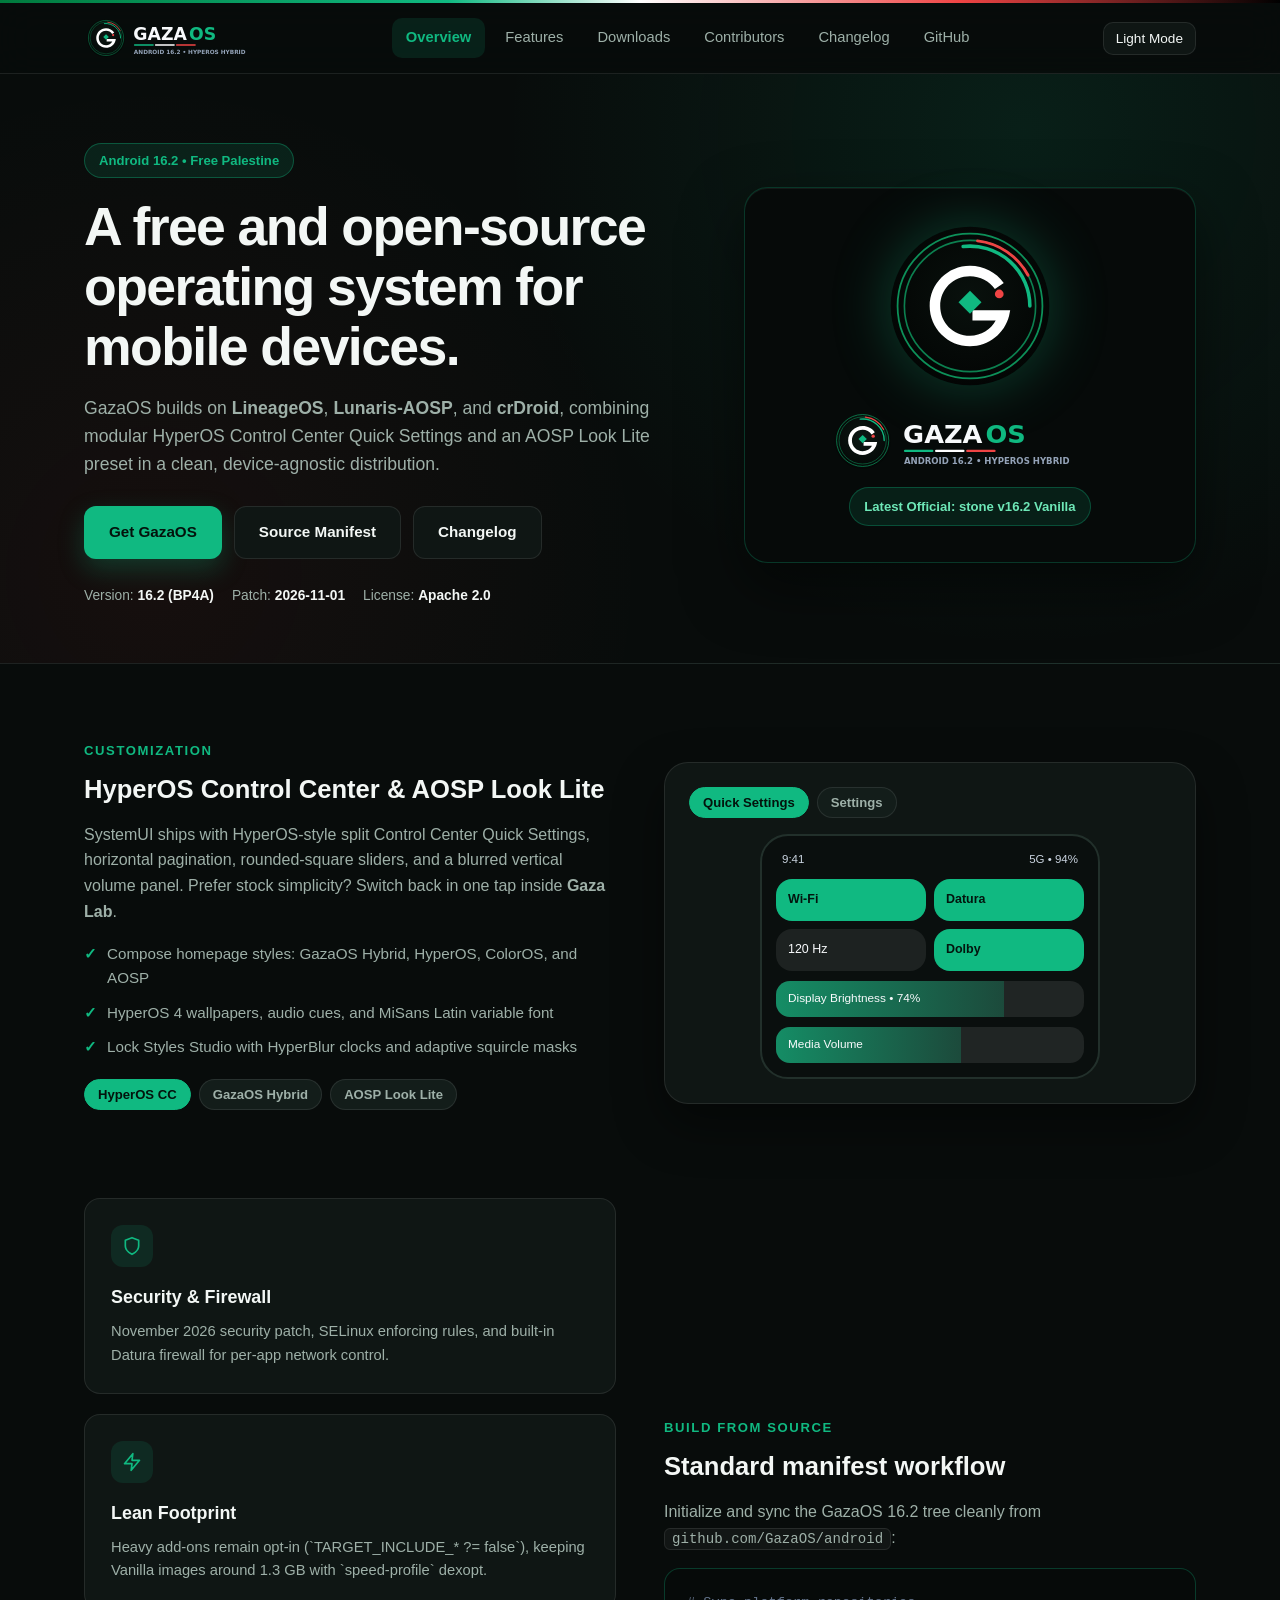
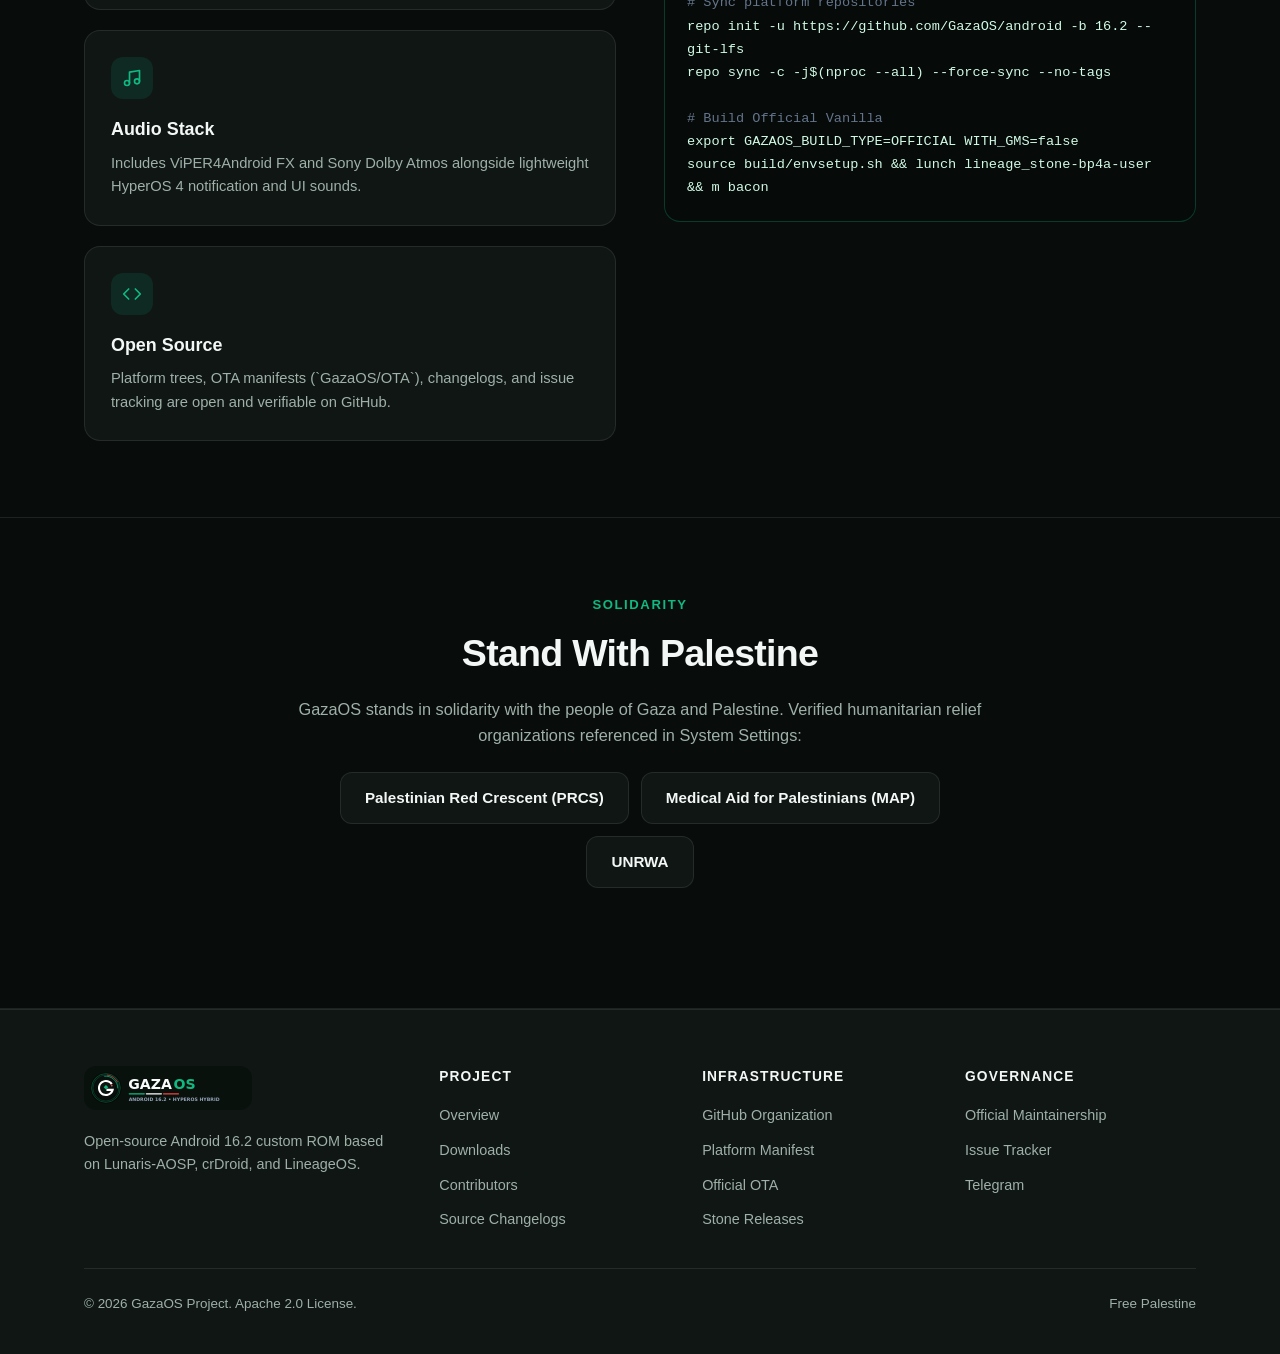
<file: index.html>
<!DOCTYPE html>
<html lang="en">
<head>
    <meta charset="UTF-8">
    <meta name="viewport" content="width=device-width, initial-scale=1.0">
    <title>GazaOS — Android 16.2</title>
    <meta name="description" content="GazaOS is a free and open-source Android 16.2 distribution based on Lunaris-AOSP, crDroid, and LineageOS.">
    <link rel="icon" type="image/svg+xml" href="profile/gazaos-logo.svg">
    <link rel="stylesheet" href="assets/style.css">
</head>
<body>
    <div class="top-tricolor"></div>

    <header class="site-header">
        <div class="container header-inner">
            <a href="./index.html" class="brand-lockup" aria-label="GazaOS Home">
                <img src="profile/gazaos-org-logo.svg" alt="GazaOS" class="org-logo-img">
            </a>

            <nav class="nav-menu" aria-label="Primary">
                <a href="./index.html" class="active">Overview</a>
                <a href="#features">Features</a>
                <a href="./devices.html">Downloads</a>
                <a href="./team.html">Contributors</a>
                <a href="https://github.com/GazaOS/changelogs" target="_blank" rel="noopener noreferrer">Changelog</a>
                <a href="https://github.com/GazaOS" target="_blank" rel="noopener noreferrer">GitHub</a>
            </nav>

            <div class="header-actions">
                <button class="icon-btn" id="themeToggle" type="button" aria-label="Toggle color theme">Theme</button>
            </div>
        </div>
    </header>

    <main>
        <section class="hero-section">
            <div class="container hero-grid">
                <div>
                    <div class="eyebrow-pill">Android 16.2 &bull; Free Palestine</div>
                    <h1 class="hero-title">A free and open-source operating system for mobile devices.</h1>
                    <p class="hero-subtitle">
                        GazaOS builds on <strong>LineageOS</strong>, <strong>Lunaris-AOSP</strong>, and <strong>crDroid</strong>, combining modular HyperOS Control Center Quick Settings and an AOSP Look Lite preset in a clean, device-agnostic distribution.
                    </p>
                    <div class="cta-row">
                        <a href="./devices.html" class="btn btn-primary">Get GazaOS</a>
                        <a href="https://github.com/GazaOS/android" target="_blank" rel="noopener noreferrer" class="btn btn-secondary">Source Manifest</a>
                        <a href="https://github.com/GazaOS/changelogs" target="_blank" rel="noopener noreferrer" class="btn btn-secondary">Changelog</a>
                    </div>
                    <div class="hero-meta-strip">
                        <span>Version: <strong>16.2 (BP4A)</strong></span>
                        <span>Patch: <strong>2026-11-01</strong></span>
                        <span>License: <strong>Apache 2.0</strong></span>
                    </div>
                </div>

                <div class="hero-logo-card">
                    <div class="emblem-wrap">
                        <img src="profile/gazaos-logo.svg" alt="GazaOS Emblem">
                    </div>
                    <img src="profile/gazaos-org-logo.svg" alt="GazaOS" class="org-wordmark">
                    <a href="./devices.html" class="latest-release-chip">Latest Official: stone v16.2 Vanilla</a>
                </div>
            </div>
        </section>

        <section class="editorial-section" id="features">
            <div class="container">
                <div class="split-block">
                    <div class="split-copy">
                        <div class="section-kicker">Customization</div>
                        <h3>HyperOS Control Center &amp; AOSP Look Lite</h3>
                        <p>
                            SystemUI ships with HyperOS-style split Control Center Quick Settings, horizontal pagination, rounded-square sliders, and a blurred vertical volume panel. Prefer stock simplicity? Switch back in one tap inside <strong>Gaza Lab</strong>.
                        </p>
                        <ul class="check-list">
                            <li>Compose homepage styles: GazaOS Hybrid, HyperOS, ColorOS, and AOSP</li>
                            <li>HyperOS 4 wallpapers, audio cues, and MiSans Latin variable font</li>
                            <li>Lock Styles Studio with HyperBlur clocks and adaptive squircle masks</li>
                        </ul>
                        <div class="chip-bar" id="presetBar">
                            <button class="studio-chip active" type="button" data-preset="hyperos">HyperOS CC</button>
                            <button class="studio-chip" type="button" data-preset="hybrid">GazaOS Hybrid</button>
                            <button class="studio-chip" type="button" data-preset="aosp">AOSP Look Lite</button>
                        </div>
                    </div>

                    <div class="studio-card">
                        <div class="chip-bar" id="viewBar">
                            <button class="studio-chip active" type="button" data-view="qs">Quick Settings</button>
                            <button class="studio-chip" type="button" data-view="settings">Settings</button>
                        </div>
                        <div class="phone-mock" id="phoneMock" data-preset="hyperos">
                            <div class="mock-statusbar">
                                <span>9:41</span>
                                <span>5G &bull; 94%</span>
                            </div>
                            <div class="mock-view active" id="view-qs">
                                <div class="qs-split-grid">
                                    <div class="qs-tile on" data-toggle>Wi-Fi</div>
                                    <div class="qs-tile on" data-toggle>Datura</div>
                                    <div class="qs-tile" data-toggle>120 Hz</div>
                                    <div class="qs-tile on" data-toggle>Dolby</div>
                                </div>
                                <div class="qs-slider-box">
                                    <div class="qs-slider-bar"></div>
                                    <span>Display Brightness &bull; 74%</span>
                                </div>
                                <div class="qs-slider-box">
                                    <div class="qs-slider-bar" style="width: 60%;"></div>
                                    <span>Media Volume</span>
                                </div>
                            </div>
                            <div class="mock-view" id="view-settings">
                                <div class="settings-card-row"><span><strong>Gaza Lab</strong><br><small style="color:#94a3b8;">UI Preset: HyperOS CC / AOSP Lite</small></span><span>&rsaquo;</span></div>
                                <div class="settings-card-row"><span><strong>Firewall</strong><br><small style="color:#94a3b8;">Calyx Datura per-app network control</small></span><span>&rsaquo;</span></div>
                                <div class="settings-card-row"><span><strong>Audio</strong><br><small style="color:#94a3b8;">Dolby Atmos &amp; ViPER4Android FX</small></span><span>&rsaquo;</span></div>
                                <div class="settings-card-row"><span><strong>About phone</strong><br><small style="color:#94a3b8;">GazaOS 16.2 &bull; stone</small></span><span>&rsaquo;</span></div>
                            </div>
                        </div>
                    </div>
                </div>

                <div class="split-block">
                    <div class="cards-grid">
                        <div class="info-card">
                            <div class="card-icon">
                                <svg width="20" height="20" viewBox="0 0 24 24" fill="none" stroke="currentColor" stroke-width="2" stroke-linecap="round" stroke-linejoin="round"><path d="M12 22s8-4 8-10V5l-8-3-8 3v7c0 6 8 10 8 10z"/></svg>
                            </div>
                            <h3>Security &amp; Firewall</h3>
                            <p>November 2026 security patch, SELinux enforcing rules, and built-in Datura firewall for per-app network control.</p>
                        </div>
                        <div class="info-card">
                            <div class="card-icon">
                                <svg width="20" height="20" viewBox="0 0 24 24" fill="none" stroke="currentColor" stroke-width="2" stroke-linecap="round" stroke-linejoin="round"><polygon points="13 2 3 14 12 14 11 22 21 10 12 10 13 2"/></svg>
                            </div>
                            <h3>Lean Footprint</h3>
                            <p>Heavy add-ons remain opt-in (`TARGET_INCLUDE_* ?= false`), keeping Vanilla images around 1.3 GB with `speed-profile` dexopt.</p>
                        </div>
                        <div class="info-card">
                            <div class="card-icon">
                                <svg width="20" height="20" viewBox="0 0 24 24" fill="none" stroke="currentColor" stroke-width="2" stroke-linecap="round" stroke-linejoin="round"><path d="M9 18V5l12-2v13"/><circle cx="6" cy="18" r="3"/><circle cx="18" cy="16" r="3"/></svg>
                            </div>
                            <h3>Audio Stack</h3>
                            <p>Includes ViPER4Android FX and Sony Dolby Atmos alongside lightweight HyperOS 4 notification and UI sounds.</p>
                        </div>
                        <div class="info-card">
                            <div class="card-icon">
                                <svg width="20" height="20" viewBox="0 0 24 24" fill="none" stroke="currentColor" stroke-width="2" stroke-linecap="round" stroke-linejoin="round"><polyline points="16 18 22 12 16 6"/><polyline points="8 6 2 12 8 18"/></svg>
                            </div>
                            <h3>Open Source</h3>
                            <p>Platform trees, OTA manifests (`GazaOS/OTA`), changelogs, and issue tracking are open and verifiable on GitHub.</p>
                        </div>
                    </div>

                    <div class="split-copy">
                        <div class="section-kicker">Build from Source</div>
                        <h3>Standard manifest workflow</h3>
                        <p>
                            Initialize and sync the GazaOS 16.2 tree cleanly from <code>github.com/GazaOS/android</code>:
                        </p>
                        <div class="code-panel">
                            <span class="dim"># Sync platform repositories</span><br>
                            repo init -u https://github.com/GazaOS/android -b 16.2 --git-lfs<br>
                            repo sync -c -j$(nproc --all) --force-sync --no-tags<br><br>
                            <span class="dim"># Build Official Vanilla</span><br>
                            export GAZAOS_BUILD_TYPE=OFFICIAL WITH_GMS=false<br>
                            source build/envsetup.sh &amp;&amp; lunch lineage_stone-bp4a-user &amp;&amp; m bacon
                        </div>
                    </div>
                </div>
            </div>
        </section>

        <section class="editorial-section">
            <div class="container">
                <div class="section-header center">
                    <div class="section-kicker">Solidarity</div>
                    <h2>Stand With Palestine</h2>
                    <p>GazaOS stands in solidarity with the people of Gaza and Palestine. Verified humanitarian relief organizations referenced in System Settings:</p>
                    <div class="cta-row" style="justify-content: center; margin-top: 24px; margin-bottom: 0;">
                        <a href="https://www.palestinercs.org/" target="_blank" rel="noopener noreferrer" class="btn btn-secondary">Palestinian Red Crescent (PRCS)</a>
                        <a href="https://www.map.org.uk/" target="_blank" rel="noopener noreferrer" class="btn btn-secondary">Medical Aid for Palestinians (MAP)</a>
                        <a href="https://www.unrwa.org/" target="_blank" rel="noopener noreferrer" class="btn btn-secondary">UNRWA</a>
                    </div>
                </div>
            </div>
        </section>
    </main>

    <footer class="site-footer">
        <div class="container">
            <div class="footer-grid">
                <div>
                    <img src="profile/gazaos-org-logo.svg" alt="GazaOS" style="height: 44px; width: auto; background: #09110d; padding: 4px 10px 4px 4px; border-radius: 12px; margin-bottom: 12px;">
                    <p style="color: var(--text-secondary); font-size: 0.9rem; max-width: 300px;">
                        Open-source Android 16.2 custom ROM based on Lunaris-AOSP, crDroid, and LineageOS.
                    </p>
                </div>
                <div class="footer-col">
                    <h4>Project</h4>
                    <ul>
                        <li><a href="./index.html">Overview</a></li>
                        <li><a href="./devices.html">Downloads</a></li>
                        <li><a href="./team.html">Contributors</a></li>
                        <li><a href="https://github.com/GazaOS/changelogs" target="_blank" rel="noopener noreferrer">Source Changelogs</a></li>
                    </ul>
                </div>
                <div class="footer-col">
                    <h4>Infrastructure</h4>
                    <ul>
                        <li><a href="https://github.com/GazaOS" target="_blank" rel="noopener noreferrer">GitHub Organization</a></li>
                        <li><a href="https://github.com/GazaOS/android" target="_blank" rel="noopener noreferrer">Platform Manifest</a></li>
                        <li><a href="https://github.com/GazaOS/OTA" target="_blank" rel="noopener noreferrer">Official OTA</a></li>
                        <li><a href="https://github.com/Gtajisan/stone/releases" target="_blank" rel="noopener noreferrer">Stone Releases</a></li>
                    </ul>
                </div>
                <div class="footer-col">
                    <h4>Governance</h4>
                    <ul>
                        <li><a href="https://github.com/GazaOS/official" target="_blank" rel="noopener noreferrer">Official Maintainership</a></li>
                        <li><a href="https://github.com/GazaOS/issue_tracker" target="_blank" rel="noopener noreferrer">Issue Tracker</a></li>
                        <li><a href="https://t.me/GazaOS" target="_blank" rel="noopener noreferrer">Telegram</a></li>
                    </ul>
                </div>
            </div>
            <div class="footer-bottom">
                <span>&copy; 2026 GazaOS Project. Apache 2.0 License.</span>
                <span>Free Palestine</span>
            </div>
        </div>
    </footer>

    <script>
        const htmlEl = document.documentElement;
        const themeBtn = document.getElementById('themeToggle');
        const savedTheme = localStorage.getItem('gazaos-theme') || 'dark';
        htmlEl.setAttribute('data-theme', savedTheme);
        function syncThemeLabel() {
            const isLight = htmlEl.getAttribute('data-theme') === 'light';
            themeBtn.textContent = isLight ? 'Dark Mode' : 'Light Mode';
        }
        syncThemeLabel();
        themeBtn.addEventListener('click', () => {
            const next = htmlEl.getAttribute('data-theme') === 'light' ? 'dark' : 'light';
            htmlEl.setAttribute('data-theme', next);
            localStorage.setItem('gazaos-theme', next);
            syncThemeLabel();
        });

        const phoneMock = document.getElementById('phoneMock');
        document.querySelectorAll('#presetBar .studio-chip').forEach(btn => {
            btn.addEventListener('click', () => {
                document.querySelectorAll('#presetBar .studio-chip').forEach(b => b.classList.remove('active'));
                btn.classList.add('active');
                phoneMock.setAttribute('data-preset', btn.getAttribute('data-preset'));
            });
        });
        document.querySelectorAll('#viewBar .studio-chip').forEach(btn => {
            btn.addEventListener('click', () => {
                const v = btn.getAttribute('data-view');
                document.querySelectorAll('#viewBar .studio-chip').forEach(b => b.classList.remove('active'));
                btn.classList.add('active');
                document.querySelectorAll('.mock-view').forEach(el => el.classList.toggle('active', el.id === `view-${v}`));
            });
        });
        document.querySelectorAll('[data-toggle]').forEach(t => t.addEventListener('click', () => t.classList.toggle('on')));
    </script>
</body>
</html>
</file>
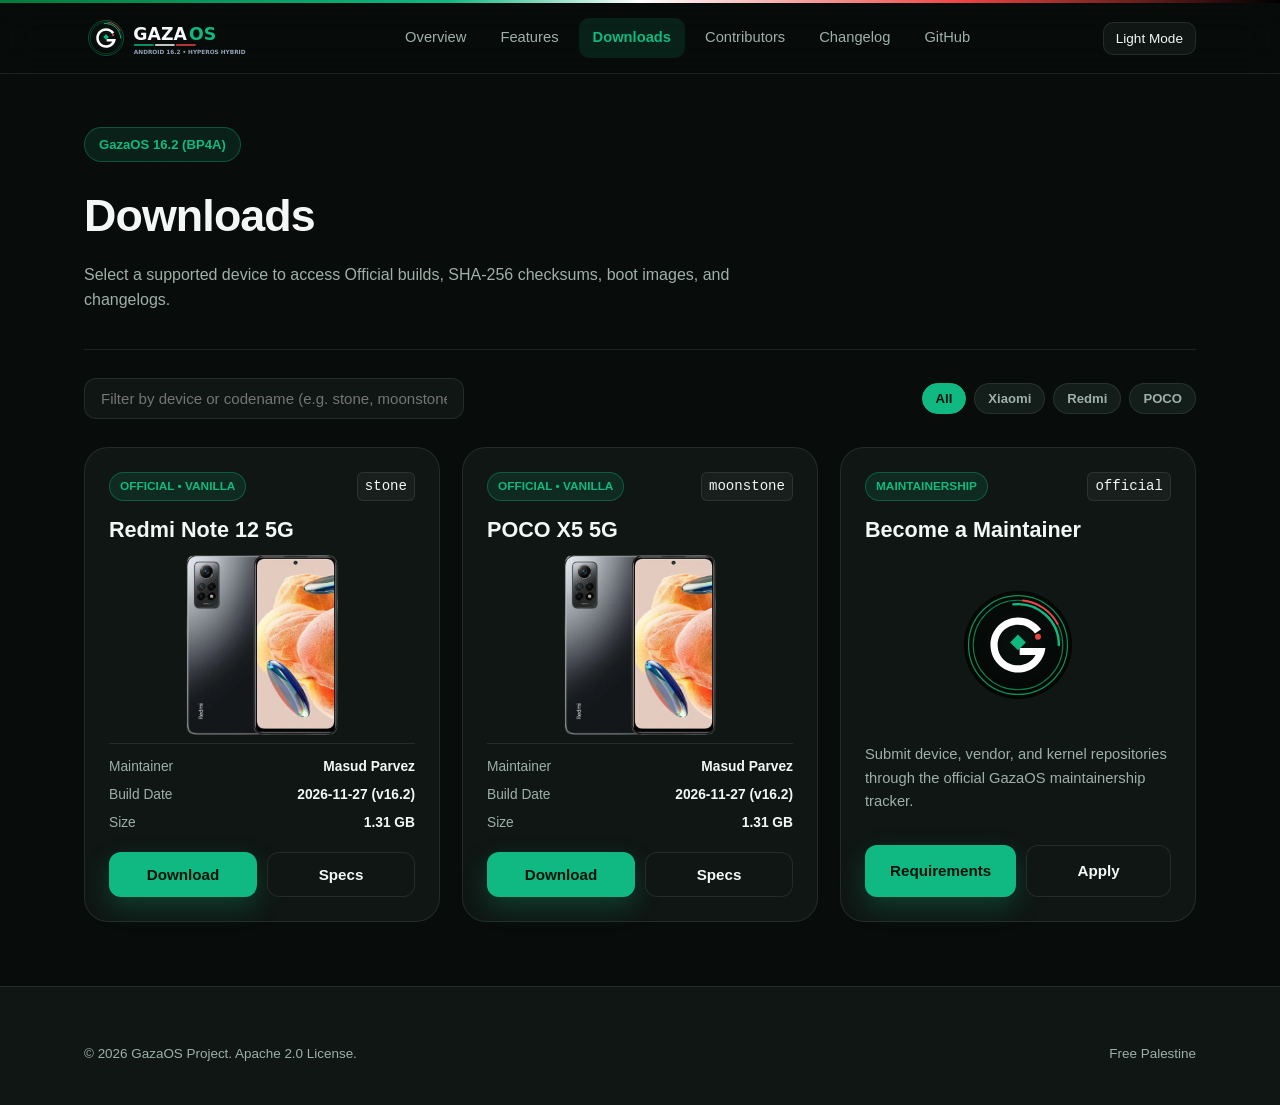
<file: devices.html>
<!DOCTYPE html>
<html lang="en">
<head>
    <meta charset="UTF-8">
    <meta name="viewport" content="width=device-width, initial-scale=1.0">
    <title>GazaOS Downloads</title>
    <meta name="description" content="Official GazaOS 16.2 builds, boot images, SHA-256 checksums, and changelogs.">
    <link rel="icon" type="image/svg+xml" href="profile/gazaos-logo.svg">
    <link rel="stylesheet" href="assets/style.css">
</head>
<body>
    <div class="top-tricolor"></div>

    <header class="site-header">
        <div class="container header-inner">
            <a href="./index.html" class="brand-lockup" aria-label="GazaOS Home">
                <img src="profile/gazaos-org-logo.svg" alt="GazaOS" class="org-logo-img">
            </a>

            <nav class="nav-menu" aria-label="Primary">
                <a href="./index.html">Overview</a>
                <a href="./index.html#features">Features</a>
                <a href="./devices.html" class="active">Downloads</a>
                <a href="./team.html">Contributors</a>
                <a href="https://github.com/GazaOS/changelogs" target="_blank" rel="noopener noreferrer">Changelog</a>
                <a href="https://github.com/GazaOS" target="_blank" rel="noopener noreferrer">GitHub</a>
            </nav>

            <div class="header-actions">
                <button class="icon-btn" id="themeToggle" type="button" aria-label="Toggle color theme">Theme</button>
            </div>
        </div>
    </header>

    <main class="container">
        <section class="page-banner">
            <div class="eyebrow-pill">GazaOS 16.2 (BP4A)</div>
            <h1>Downloads</h1>
            <p>Select a supported device to access Official builds, SHA-256 checksums, boot images, and changelogs.</p>
        </section>

        <div class="filter-toolbar">
            <input type="text" id="searchInput" class="search-input" placeholder="Filter by device or codename (e.g. stone, moonstone)...">
            <div class="chip-bar" style="margin-bottom: 0;">
                <button class="studio-chip active" type="button" data-filter="all">All</button>
                <button class="studio-chip" type="button" data-filter="Xiaomi">Xiaomi</button>
                <button class="studio-chip" type="button" data-filter="Redmi">Redmi</button>
                <button class="studio-chip" type="button" data-filter="Poco">POCO</button>
            </div>
        </div>

        <section class="device-grid" id="deviceGrid">
            <article class="device-card" data-brand="Redmi Xiaomi" data-name="Redmi Note 12 5G" data-codename="stone sunstone">
                <div>
                    <div class="device-top">
                        <span class="badge-official">OFFICIAL &bull; VANILLA</span>
                        <code>stone</code>
                    </div>
                    <h2 style="margin-top: 12px; font-size: 1.35rem;">Redmi Note 12 5G</h2>
                    <div class="device-thumb">
                        <img src="devices/stone/stone.png" alt="Redmi Note 12 5G" onerror="this.src='profile/gazaos-logo.svg'">
                    </div>
                    <div class="device-meta-table">
                        <div><span>Maintainer</span><strong>Masud Parvez</strong></div>
                        <div><span>Build Date</span><strong>2026-11-27 (v16.2)</strong></div>
                        <div><span>Size</span><strong>1.31 GB</strong></div>
                    </div>
                </div>
                <div class="device-actions">
                    <button class="btn btn-primary btn-download" type="button"
                        data-ota="devices/stone/stone.json"
                        data-name="Redmi Note 12 5G"
                        data-codename="stone (sunstone)"
                        data-maintainer="Masud Parvez"
                        data-version="16.2 OFFICIAL VANILLA"
                        data-builddate="2026-11-27"
                        data-size="1.31 GB"
                        data-md5="891a5a48b60b0b25ac370c04d3264e25"
                        data-sha256="4b87c908f6444cc9831739647966b2c52a3cac219f037d23895a7ffbc681922b"
                        data-filename="GazaOSAndroid-16.2-20261127-stone-v16.2-OFFICIAL-VANILLA.zip"
                        data-release="https://github.com/Gtajisan/stone/releases/download/v16.2-20261127/GazaOSAndroid-16.2-20261127-stone-v16.2-OFFICIAL-VANILLA.zip"
                        data-sha256file="https://github.com/Gtajisan/stone/releases/download/v16.2-20261127/GazaOSAndroid-16.2-20261127-stone-v16.2-OFFICIAL-VANILLA.zip.sha256sum"
                        data-releasepage="https://github.com/Gtajisan/stone/releases/tag/v16.2-20261127"
                        data-changelog="https://github.com/GazaOS/OTA/blob/16.2/changelogs/stone.txt">Download</button>
                    <button class="btn btn-secondary btn-spec" type="button"
                        data-name="Redmi Note 12 5G (stone)"
                        data-specs="Chipset: Snapdragon 4 Gen 1 (SM4375)
Memory: 4/6/8 GB · 128/256 GB UFS 2.2
Display: 6.67&quot; AMOLED · 120 Hz · 2400x1080
Battery: 5000 mAh · 33W
Device Tree: Gtajisan/device_xiaomi_stone (16.2)">Specs</button>
                </div>
            </article>

            <article class="device-card" data-brand="Poco Xiaomi" data-name="POCO X5 5G" data-codename="stone moonstone">
                <div>
                    <div class="device-top">
                        <span class="badge-official">OFFICIAL &bull; VANILLA</span>
                        <code>moonstone</code>
                    </div>
                    <h2 style="margin-top: 12px; font-size: 1.35rem;">POCO X5 5G</h2>
                    <div class="device-thumb">
                        <img src="devices/stone/stone.png" alt="POCO X5 5G" onerror="this.src='profile/gazaos-logo.svg'">
                    </div>
                    <div class="device-meta-table">
                        <div><span>Maintainer</span><strong>Masud Parvez</strong></div>
                        <div><span>Build Date</span><strong>2026-11-27 (v16.2)</strong></div>
                        <div><span>Size</span><strong>1.31 GB</strong></div>
                    </div>
                </div>
                <div class="device-actions">
                    <button class="btn btn-primary btn-download" type="button"
                        data-ota="devices/stone/stone.json"
                        data-name="POCO X5 5G"
                        data-codename="stone (moonstone)"
                        data-maintainer="Masud Parvez"
                        data-version="16.2 OFFICIAL VANILLA"
                        data-builddate="2026-11-27"
                        data-size="1.31 GB"
                        data-md5="891a5a48b60b0b25ac370c04d3264e25"
                        data-sha256="4b87c908f6444cc9831739647966b2c52a3cac219f037d23895a7ffbc681922b"
                        data-filename="GazaOSAndroid-16.2-20261127-stone-v16.2-OFFICIAL-VANILLA.zip"
                        data-release="https://github.com/Gtajisan/stone/releases/download/v16.2-20261127/GazaOSAndroid-16.2-20261127-stone-v16.2-OFFICIAL-VANILLA.zip"
                        data-sha256file="https://github.com/Gtajisan/stone/releases/download/v16.2-20261127/GazaOSAndroid-16.2-20261127-stone-v16.2-OFFICIAL-VANILLA.zip.sha256sum"
                        data-releasepage="https://github.com/Gtajisan/stone/releases/tag/v16.2-20261127"
                        data-changelog="https://github.com/GazaOS/OTA/blob/16.2/changelogs/stone.txt">Download</button>
                    <button class="btn btn-secondary btn-spec" type="button"
                        data-name="POCO X5 5G (moonstone)"
                        data-specs="Chipset: Snapdragon 695 5G (SM6375)
Memory: 6/8 GB · 128/256 GB UFS 2.2
Display: 6.67&quot; AMOLED · 120 Hz · 2400x1080
Battery: 5000 mAh · 33W
Device Tree: Gtajisan/device_xiaomi_stone (16.2)">Specs</button>
                </div>
            </article>

            <article class="device-card" data-brand="all" data-name="Maintain a Device" data-codename="open">
                <div>
                    <div class="device-top">
                        <span class="badge-official">MAINTAINERSHIP</span>
                        <code>official</code>
                    </div>
                    <h2 style="margin-top: 12px; font-size: 1.35rem;">Become a Maintainer</h2>
                    <div class="device-thumb">
                        <img src="profile/gazaos-logo.svg" alt="GazaOS Emblem" style="width: 112px; height: 112px;">
                    </div>
                    <p style="color: var(--text-secondary); font-size: 0.92rem;">
                        Submit device, vendor, and kernel repositories through the official GazaOS maintainership tracker.
                    </p>
                </div>
                <div class="device-actions">
                    <a href="https://github.com/GazaOS/official" target="_blank" rel="noopener noreferrer" class="btn btn-primary">Requirements</a>
                    <a href="https://github.com/GazaOS/official/issues/new/choose" target="_blank" rel="noopener noreferrer" class="btn btn-secondary">Apply</a>
                </div>
            </article>
        </section>
    </main>

    <div class="modal-overlay" id="modalOverlay" role="dialog" aria-modal="true" aria-labelledby="modalTitle">
        <div class="modal-box">
            <div class="modal-head">
                <h2 id="modalTitle" style="font-size: 1.25rem;">Details</h2>
                <button class="icon-btn" id="btnClose" type="button">Close</button>
            </div>
            <div id="modalBody"></div>
        </div>
    </div>

    <footer class="site-footer">
        <div class="container">
            <div class="footer-bottom" style="border-top: none; padding-top: 0;">
                <span>&copy; 2026 GazaOS Project. Apache 2.0 License.</span>
                <span>Free Palestine</span>
            </div>
        </div>
    </footer>

    <script>
        const htmlEl = document.documentElement;
        const themeBtn = document.getElementById('themeToggle');
        const savedTheme = localStorage.getItem('gazaos-theme') || 'dark';
        htmlEl.setAttribute('data-theme', savedTheme);
        function syncThemeLabel() {
            themeBtn.textContent = htmlEl.getAttribute('data-theme') === 'light' ? 'Dark Mode' : 'Light Mode';
        }
        syncThemeLabel();
        themeBtn.addEventListener('click', () => {
            const next = htmlEl.getAttribute('data-theme') === 'light' ? 'dark' : 'light';
            htmlEl.setAttribute('data-theme', next);
            localStorage.setItem('gazaos-theme', next);
            syncThemeLabel();
        });

        const searchInput = document.getElementById('searchInput');
        const filterChips = document.querySelectorAll('[data-filter]');
        const cards = document.querySelectorAll('.device-card');

        function applyFilters() {
            const q = searchInput.value.trim().toLowerCase();
            const brand = document.querySelector('[data-filter].active').getAttribute('data-filter').toLowerCase();
            cards.forEach(c => {
                const cb = (c.getAttribute('data-brand') || '').toLowerCase();
                const cn = (c.getAttribute('data-name') || '').toLowerCase();
                const cc = (c.getAttribute('data-codename') || '').toLowerCase();
                const okBrand = brand === 'all' || cb === 'all' || cb.includes(brand);
                const okQuery = !q || cn.includes(q) || cc.includes(q) || cb.includes(q);
                c.classList.toggle('hidden', !(okBrand && okQuery));
            });
        }
        searchInput.addEventListener('input', applyFilters);
        filterChips.forEach(ch => ch.addEventListener('click', () => {
            filterChips.forEach(x => x.classList.remove('active'));
            ch.classList.add('active');
            applyFilters();
        }));

        function formatBytes(b) { return b ? (Number(b) / (1024 ** 3)).toFixed(2) + ' GB' : ''; }
        function formatDate(ts) { return ts ? new Date(Number(ts) * 1000).toISOString().slice(0, 10) : ''; }

        const otaCache = new Map();
        document.querySelectorAll('.btn-download[data-ota]').forEach(btn => {
            const url = btn.getAttribute('data-ota');
            if (!otaCache.has(url)) {
                otaCache.set(url, fetch(url).then(r => (r.ok ? r.json() : null)).catch(() => null));
            }
            otaCache.get(url).then(data => {
                const e = data && Array.isArray(data.response) ? data.response[0] : null;
                if (!e) return;
                if (e.version) btn.setAttribute('data-version', `${e.version} ${e.buildtype || ''} ${e.edition || ''}`.trim());
                if (e.maintainer) btn.setAttribute('data-maintainer', e.maintainer);
                if (e.download) btn.setAttribute('data-release', e.download);
                if (e.changelog) btn.setAttribute('data-changelog', e.changelog);
                if (e.filename) btn.setAttribute('data-filename', e.filename);
                if (e.md5) btn.setAttribute('data-md5', e.md5);
                if (e.sha256) btn.setAttribute('data-sha256', e.sha256);
                if (e.size) btn.setAttribute('data-size', formatBytes(e.size));
                if (e.timestamp) btn.setAttribute('data-builddate', formatDate(e.timestamp));
            });
        });

        const modalOverlay = document.getElementById('modalOverlay');
        const modalTitle = document.getElementById('modalTitle');
        const modalBody = document.getElementById('modalBody');
        function openModal(t, h) {
            modalTitle.textContent = t;
            modalBody.innerHTML = h;
            modalOverlay.classList.add('active');
        }
        function closeModal() { modalOverlay.classList.remove('active'); }
        document.getElementById('btnClose').addEventListener('click', closeModal);
        modalOverlay.addEventListener('click', e => { if (e.target === modalOverlay) closeModal(); });
        document.addEventListener('keydown', e => { if (e.key === 'Escape') closeModal(); });

        document.querySelectorAll('.btn-spec').forEach(btn => {
            btn.addEventListener('click', () => {
                const lines = (btn.getAttribute('data-specs') || '').split('\n').map(l => `<li style="margin-bottom:8px;">${l}</li>`).join('');
                openModal(btn.getAttribute('data-name'), `<ul style="padding-left:18px; color:var(--text-secondary);">${lines}</ul>`);
            });
        });

        document.querySelectorAll('.btn-download').forEach(btn => {
            btn.addEventListener('click', () => {
                const name = btn.getAttribute('data-name');
                const codename = btn.getAttribute('data-codename');
                const maintainer = btn.getAttribute('data-maintainer');
                const version = btn.getAttribute('data-version');
                const filename = btn.getAttribute('data-filename');
                const date = btn.getAttribute('data-builddate');
                const size = btn.getAttribute('data-size');
                const md5 = btn.getAttribute('data-md5');
                const sha256 = btn.getAttribute('data-sha256');
                const release = btn.getAttribute('data-release');
                const sha256file = btn.getAttribute('data-sha256file');
                const releasepage = btn.getAttribute('data-releasepage');
                const changelog = btn.getAttribute('data-changelog');

                const html = `
                    <div style="display:grid; gap:6px; font-size:0.9rem; color:var(--text-secondary);">
                        <div><strong style="color:var(--text);">Device:</strong> ${name} (${codename})</div>
                        <div><strong style="color:var(--text);">Maintainer:</strong> ${maintainer}</div>
                        <div><strong style="color:var(--text);">Build:</strong> GazaOS ${version}</div>
                        <div><strong style="color:var(--text);">Date / Size:</strong> ${date} &bull; ${size}</div>
                        <div style="word-break:break-all;"><strong style="color:var(--text);">Package:</strong> <code>${filename}</code></div>
                        <div style="word-break:break-all; font-size:0.8rem;"><strong style="color:var(--text);">MD5:</strong> <code>${md5}</code></div>
                        <div style="word-break:break-all; font-size:0.8rem;"><strong style="color:var(--text);">SHA-256:</strong> <code>${sha256}</code></div>
                    </div>
                    <div class="modal-links">
                        <a href="${release}" class="modal-link-row" target="_blank" rel="noopener noreferrer"><span>ROM Package (.zip)</span><span>&rarr;</span></a>
                        ${sha256file ? `<a href="${sha256file}" class="modal-link-row" target="_blank" rel="noopener noreferrer"><span>SHA-256 Checksum (.sha256sum)</span><span>&rarr;</span></a>` : ''}
                        ${releasepage ? `<a href="${releasepage}" class="modal-link-row" target="_blank" rel="noopener noreferrer"><span>Boot Images (boot / vendor_boot / dtbo)</span><span>&rarr;</span></a>` : ''}
                        ${changelog ? `<a href="${changelog}" class="modal-link-row" target="_blank" rel="noopener noreferrer"><span>Device Changelog</span><span>&rarr;</span></a>` : ''}
                    </div>`;
                openModal(`Download ${name}`, html);
            });
        });
    </script>
</body>
</html>
</file>
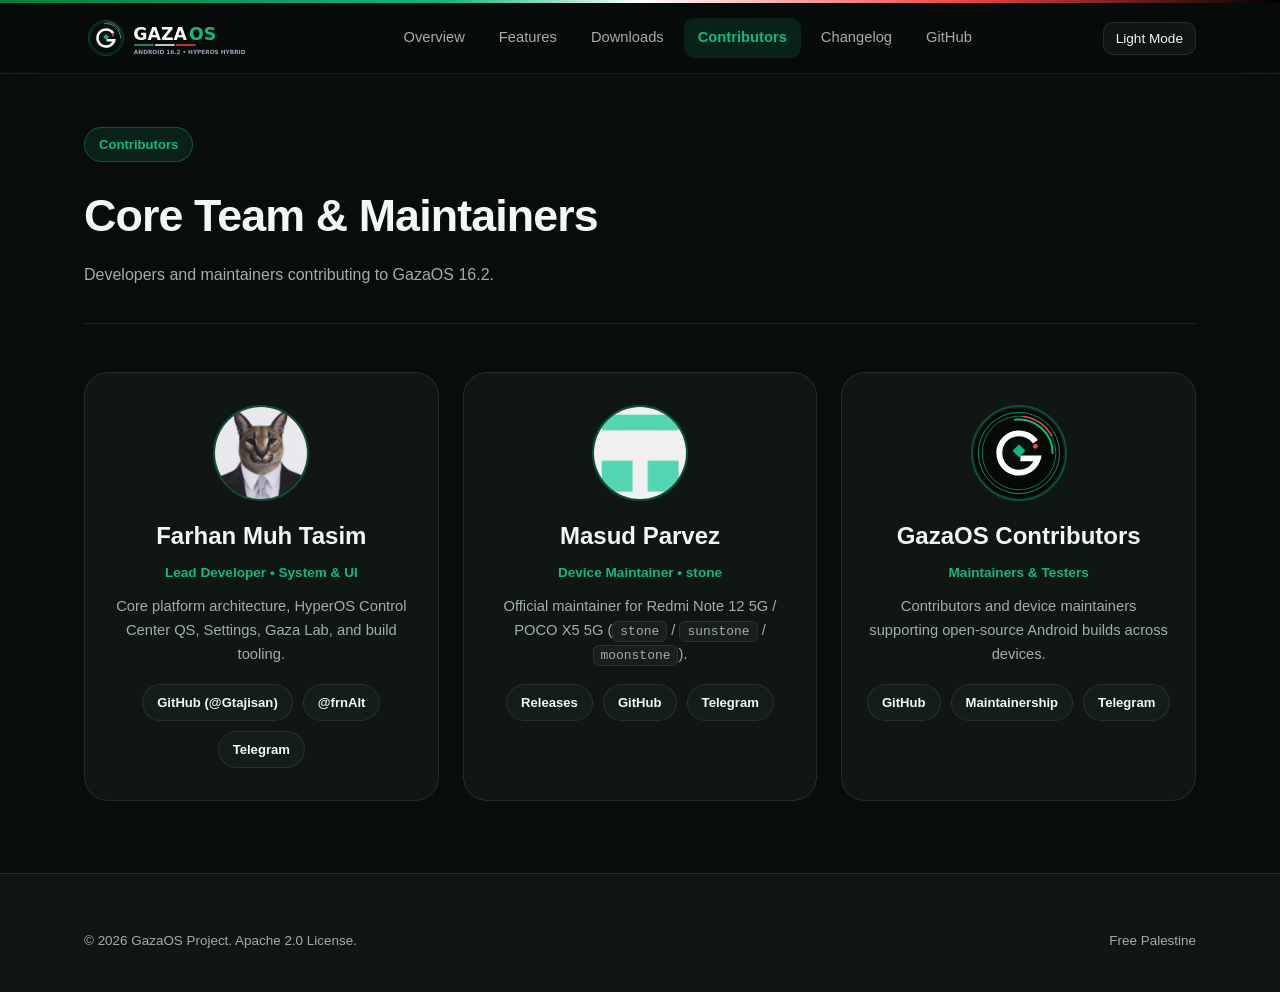
<file: team.html>
<!DOCTYPE html>
<html lang="en">
<head>
    <meta charset="UTF-8">
    <meta name="viewport" content="width=device-width, initial-scale=1.0">
    <title>GazaOS Contributors</title>
    <link rel="icon" type="image/svg+xml" href="profile/gazaos-logo.svg">
    <link rel="stylesheet" href="assets/style.css">
</head>
<body>
    <div class="top-tricolor"></div>

    <header class="site-header">
        <div class="container header-inner">
            <a href="./index.html" class="brand-lockup" aria-label="GazaOS Home">
                <img src="profile/gazaos-org-logo.svg" alt="GazaOS" class="org-logo-img">
            </a>

            <nav class="nav-menu" aria-label="Primary">
                <a href="./index.html">Overview</a>
                <a href="./index.html#features">Features</a>
                <a href="./devices.html">Downloads</a>
                <a href="./team.html" class="active">Contributors</a>
                <a href="https://github.com/GazaOS/changelogs" target="_blank" rel="noopener noreferrer">Changelog</a>
                <a href="https://github.com/GazaOS" target="_blank" rel="noopener noreferrer">GitHub</a>
            </nav>

            <div class="header-actions">
                <button class="icon-btn" id="themeToggle" type="button" aria-label="Toggle color theme">Theme</button>
            </div>
        </div>
    </header>

    <main class="container">
        <section class="page-banner">
            <div class="eyebrow-pill">Contributors</div>
            <h1>Core Team &amp; Maintainers</h1>
            <p>Developers and maintainers contributing to GazaOS 16.2.</p>
        </section>

        <section class="team-grid">
            <article class="team-card">
                <div class="team-avatar">
                    <img src="team/farhan.png" alt="Farhan Muh Tasim" onerror="this.src='profile/gazaos-logo.svg'">
                </div>
                <h2>Farhan Muh Tasim</h2>
                <div class="team-role">Lead Developer &bull; System &amp; UI</div>
                <p class="team-bio">Core platform architecture, HyperOS Control Center QS, Settings, Gaza Lab, and build tooling.</p>
                <div class="social-row">
                    <a href="https://github.com/Gtajisan" target="_blank" rel="noopener noreferrer">GitHub (@Gtajisan)</a>
                    <a href="https://github.com/frnAlt" target="_blank" rel="noopener noreferrer">@frnAlt</a>
                    <a href="https://t.me/FARHAN_MUH_TASIM" target="_blank" rel="noopener noreferrer">Telegram</a>
                </div>
            </article>

            <article class="team-card">
                <div class="team-avatar">
                    <img src="team/parvez.png" alt="Masud Parvez" onerror="this.src='profile/gazaos-logo.svg'">
                </div>
                <h2>Masud Parvez</h2>
                <div class="team-role">Device Maintainer &bull; stone</div>
                <p class="team-bio">Official maintainer for Redmi Note 12 5G / POCO X5 5G (<code>stone</code> / <code>sunstone</code> / <code>moonstone</code>).</p>
                <div class="social-row">
                    <a href="https://github.com/Gtajisan/stone/releases" target="_blank" rel="noopener noreferrer">Releases</a>
                    <a href="https://github.com/Parvez52" target="_blank" rel="noopener noreferrer">GitHub</a>
                    <a href="https://t.me/Parvez52" target="_blank" rel="noopener noreferrer">Telegram</a>
                </div>
            </article>

            <article class="team-card">
                <div class="team-avatar">
                    <img src="profile/gazaos-logo.svg" alt="GazaOS Contributors">
                </div>
                <h2>GazaOS Contributors</h2>
                <div class="team-role">Maintainers &amp; Testers</div>
                <p class="team-bio">Contributors and device maintainers supporting open-source Android builds across devices.</p>
                <div class="social-row">
                    <a href="https://github.com/GazaOS" target="_blank" rel="noopener noreferrer">GitHub</a>
                    <a href="https://github.com/GazaOS/official" target="_blank" rel="noopener noreferrer">Maintainership</a>
                    <a href="https://t.me/GazaOS" target="_blank" rel="noopener noreferrer">Telegram</a>
                </div>
            </article>
        </section>
    </main>

    <footer class="site-footer">
        <div class="container">
            <div class="footer-bottom" style="border-top: none; padding-top: 0;">
                <span>&copy; 2026 GazaOS Project. Apache 2.0 License.</span>
                <span>Free Palestine</span>
            </div>
        </div>
    </footer>

    <script>
        const htmlEl = document.documentElement;
        const themeBtn = document.getElementById('themeToggle');
        const savedTheme = localStorage.getItem('gazaos-theme') || 'dark';
        htmlEl.setAttribute('data-theme', savedTheme);
        function syncThemeLabel() {
            themeBtn.textContent = htmlEl.getAttribute('data-theme') === 'light' ? 'Dark Mode' : 'Light Mode';
        }
        syncThemeLabel();
        themeBtn.addEventListener('click', () => {
            const next = htmlEl.getAttribute('data-theme') === 'light' ? 'dark' : 'light';
            htmlEl.setAttribute('data-theme', next);
            localStorage.setItem('gazaos-theme', next);
            syncThemeLabel();
        });
    </script>
</body>
</html>
</file>
<file: assets/style.css>
:root {
  --bg: #080c0b;
  --bg-elevated: #0f1614;
  --bg-surface: #131d1a;
  --bg-muted: rgba(255, 255, 255, 0.04);
  --text: #f3f7f5;
  --text-secondary: #9eb0a8;
  --border: rgba(255, 255, 255, 0.09);
  --border-strong: rgba(16, 185, 129, 0.35);
  --primary: #10b981;
  --primary-deep: #007a3d;
  --primary-soft: rgba(16, 185, 129, 0.12);
  --accent-red: #ef4444;
  --header-bg: rgba(8, 12, 11, 0.84);
  --shadow: 0 20px 50px rgba(0, 0, 0, 0.45);
  --radius-lg: 24px;
  --radius-md: 16px;
}

html[data-theme="light"] {
  --bg: #f6f9f8;
  --bg-elevated: #ffffff;
  --bg-surface: #edf4f1;
  --bg-muted: rgba(15, 23, 42, 0.04);
  --text: #0f1715;
  --text-secondary: #4b5d56;
  --border: rgba(15, 23, 42, 0.1);
  --border-strong: rgba(0, 122, 61, 0.35);
  --primary: #007a3d;
  --primary-deep: #055e31;
  --primary-soft: rgba(0, 122, 61, 0.1);
  --header-bg: rgba(246, 249, 248, 0.88);
  --shadow: 0 16px 40px rgba(15, 23, 21, 0.08);
}

* {
  margin: 0;
  padding: 0;
  box-sizing: border-box;
}

html {
  scroll-behavior: smooth;
  font-family: 'Inter', -apple-system, BlinkMacSystemFont, 'Segoe UI', Roboto, sans-serif;
}

body {
  background: var(--bg);
  color: var(--text);
  line-height: 1.6;
  -webkit-font-smoothing: antialiased;
  overflow-x: hidden;
  transition: background 0.25s ease, color 0.25s ease;
}

a {
  color: inherit;
  text-decoration: none;
}

code {
  font-family: 'JetBrains Mono', ui-monospace, SFMono-Regular, Menlo, monospace;
  font-size: 0.88em;
  background: var(--bg-muted);
  padding: 2px 7px;
  border-radius: 6px;
  border: 1px solid var(--border);
}

.top-tricolor {
  height: 3px;
  width: 100%;
  background: linear-gradient(90deg, #007a3d 0%, #10b981 35%, #ffffff 50%, #ef4444 75%, #000000 100%);
  position: fixed;
  top: 0;
  left: 0;
  z-index: 1200;
}

.container {
  width: 100%;
  max-width: 1160px;
  margin: 0 auto;
  padding: 0 24px;
}

/* LineageOS-inspired clean sticky navbar */
.site-header {
  position: sticky;
  top: 3px;
  z-index: 1100;
  background: var(--header-bg);
  backdrop-filter: blur(18px) saturate(1.4);
  -webkit-backdrop-filter: blur(18px) saturate(1.4);
  border-bottom: 1px solid var(--border);
}

.header-inner {
  display: flex;
  align-items: center;
  justify-content: space-between;
  gap: 20px;
  min-height: 70px;
}

.brand-lockup {
  display: inline-flex;
  align-items: center;
  gap: 12px;
  flex-shrink: 0;
}

.brand-lockup img.org-logo-img {
  height: 44px;
  width: auto;
  display: block;
}

html[data-theme="light"] .brand-lockup img.org-logo-img {
  background: #09110d;
  padding: 4px 10px 4px 4px;
  border-radius: 14px;
}

.nav-menu {
  display: flex;
  align-items: center;
  gap: 6px;
  flex-wrap: wrap;
}

.nav-menu a {
  font-size: 0.92rem;
  font-weight: 500;
  color: var(--text-secondary);
  padding: 8px 14px;
  border-radius: 10px;
  transition: color 0.2s, background 0.2s;
}

.nav-menu a:hover {
  color: var(--text);
  background: var(--bg-muted);
}

.nav-menu a.active {
  color: var(--primary);
  background: var(--primary-soft);
  font-weight: 600;
}

.header-actions {
  display: flex;
  align-items: center;
  gap: 10px;
}

.icon-btn {
  display: inline-flex;
  align-items: center;
  justify-content: center;
  gap: 6px;
  padding: 8px 12px;
  border-radius: 10px;
  border: 1px solid var(--border);
  background: var(--bg-elevated);
  color: var(--text);
  font-size: 0.85rem;
  font-weight: 500;
  cursor: pointer;
  transition: border-color 0.2s, transform 0.15s;
}

.icon-btn:hover {
  border-color: var(--border-strong);
  transform: translateY(-1px);
}

/* Hero Section (LOS structured editorial showcase) */
.hero-section {
  padding: 72px 0 56px;
  border-bottom: 1px solid var(--border);
  background:
    radial-gradient(circle at 80% 10%, rgba(16, 185, 129, 0.11), transparent 45%),
    radial-gradient(circle at 12% 85%, rgba(239, 68, 68, 0.06), transparent 40%);
}

.hero-grid {
  display: grid;
  grid-template-columns: 1.15fr 0.85fr;
  gap: 48px;
  align-items: center;
}

.eyebrow-pill {
  display: inline-flex;
  align-items: center;
  gap: 8px;
  padding: 6px 14px;
  border-radius: 999px;
  background: var(--primary-soft);
  border: 1px solid var(--border-strong);
  color: var(--primary);
  font-size: 0.82rem;
  font-weight: 600;
  margin-bottom: 18px;
}

.hero-title {
  font-size: clamp(2.2rem, 4.2vw, 3.35rem);
  font-weight: 800;
  line-height: 1.12;
  letter-spacing: -0.03em;
  margin-bottom: 18px;
}

.hero-subtitle {
  font-size: 1.1rem;
  color: var(--text-secondary);
  max-width: 600px;
  margin-bottom: 28px;
}

.cta-row {
  display: flex;
  flex-wrap: wrap;
  gap: 12px;
  margin-bottom: 26px;
}

.btn {
  display: inline-flex;
  align-items: center;
  justify-content: center;
  gap: 8px;
  padding: 13px 24px;
  border-radius: 12px;
  font-size: 0.95rem;
  font-weight: 600;
  border: 1px solid transparent;
  cursor: pointer;
  transition: transform 0.18s ease, box-shadow 0.2s ease, background 0.2s ease;
}

.btn:hover { transform: translateY(-2px); }

.btn-primary {
  background: var(--primary);
  color: #04120c;
  box-shadow: 0 10px 26px rgba(16, 185, 129, 0.25);
}

html[data-theme="light"] .btn-primary {
  color: #ffffff;
}

.btn-secondary {
  background: var(--bg-elevated);
  border-color: var(--border);
  color: var(--text);
}

.btn-secondary:hover {
  border-color: var(--border-strong);
}

.hero-meta-strip {
  display: flex;
  flex-wrap: wrap;
  gap: 10px 18px;
  font-size: 0.86rem;
  color: var(--text-secondary);
}

.hero-meta-strip span strong {
  color: var(--text);
}

.hero-logo-card {
  background: #060a09;
  border: 1px solid rgba(16, 185, 129, 0.26);
  border-radius: var(--radius-lg);
  padding: 36px 28px;
  text-align: center;
  box-shadow: 0 24px 60px rgba(0, 0, 0, 0.5), inset 0 1px 0 rgba(255, 255, 255, 0.06);
  color: #f8fafc;
}

.hero-logo-card .emblem-wrap {
  width: 164px;
  height: 164px;
  margin: 0 auto 20px;
  border-radius: 50%;
  filter: drop-shadow(0 0 28px rgba(16, 185, 129, 0.32));
}

.hero-logo-card .emblem-wrap img {
  width: 100%;
  height: 100%;
  display: block;
}

.hero-logo-card .org-wordmark {
  display: block;
  margin: 0 auto 14px;
  max-width: 280px;
  width: 100%;
  height: auto;
}

.latest-release-chip {
  display: inline-flex;
  align-items: center;
  gap: 8px;
  padding: 8px 14px;
  border-radius: 999px;
  background: rgba(16, 185, 129, 0.12);
  border: 1px solid rgba(16, 185, 129, 0.3);
  color: #6ee7b7;
  font-size: 0.82rem;
  font-weight: 600;
}

/* Alternating LOS Editorial Feature Sections */
.editorial-section {
  padding: 76px 0;
  border-bottom: 1px solid var(--border);
}

.section-header {
  max-width: 700px;
  margin-bottom: 44px;
}

.section-header.center {
  text-align: center;
  margin-left: auto;
  margin-right: auto;
}

.section-kicker {
  color: var(--primary);
  font-size: 0.82rem;
  font-weight: 700;
  text-transform: uppercase;
  letter-spacing: 0.12em;
  margin-bottom: 8px;
}

.section-header h2 {
  font-size: clamp(1.75rem, 3vw, 2.35rem);
  font-weight: 700;
  letter-spacing: -0.02em;
  margin-bottom: 12px;
}

.section-header p {
  color: var(--text-secondary);
  font-size: 1.02rem;
}

.split-block {
  display: grid;
  grid-template-columns: 1fr 1fr;
  gap: 48px;
  align-items: center;
}

.split-block + .split-block {
  margin-top: 72px;
}

.split-copy h3 {
  font-size: 1.6rem;
  font-weight: 700;
  margin-bottom: 12px;
}

.split-copy p {
  color: var(--text-secondary);
  margin-bottom: 18px;
}

.check-list {
  list-style: none;
  display: grid;
  gap: 10px;
  margin-bottom: 20px;
}

.check-list li {
  display: flex;
  align-items: flex-start;
  gap: 10px;
  color: var(--text-secondary);
  font-size: 0.95rem;
}

.check-list li::before {
  content: '✓';
  color: var(--primary);
  font-weight: 700;
  flex-shrink: 0;
}

/* Interactive UI Studio inside Individuality Block */
.studio-card {
  background: var(--bg-elevated);
  border: 1px solid var(--border);
  border-radius: var(--radius-lg);
  padding: 24px;
  box-shadow: var(--shadow);
}

.chip-bar {
  display: flex;
  flex-wrap: wrap;
  gap: 8px;
  margin-bottom: 16px;
}

.studio-chip {
  padding: 7px 13px;
  border-radius: 999px;
  border: 1px solid var(--border);
  background: var(--bg-surface);
  color: var(--text-secondary);
  font-size: 0.82rem;
  font-weight: 600;
  cursor: pointer;
  transition: all 0.2s ease;
}

.studio-chip.active {
  background: var(--primary);
  border-color: var(--primary);
  color: #03130c;
}

html[data-theme="light"] .studio-chip.active {
  color: #ffffff;
}

.phone-mock {
  background: #0a0f0e;
  color: #f8fafc;
  border: 2px solid #22302b;
  border-radius: 28px;
  padding: 14px;
  max-width: 340px;
  margin: 0 auto;
}

.mock-statusbar {
  display: flex;
  justify-content: space-between;
  font-size: 0.72rem;
  color: #cbd5e1;
  padding: 0 6px 10px;
}

.mock-view { display: none; flex-direction: column; gap: 10px; }
.mock-view.active { display: flex; }

.qs-split-grid {
  display: grid;
  grid-template-columns: repeat(2, 1fr);
  gap: 8px;
}

.qs-tile {
  padding: 11px 12px;
  border-radius: 16px;
  background: rgba(255, 255, 255, 0.08);
  font-size: 0.78rem;
  font-weight: 500;
  display: flex;
  align-items: center;
  gap: 8px;
  cursor: pointer;
}

.qs-tile.on {
  background: #10b981;
  color: #03150e;
  font-weight: 700;
}

.phone-mock[data-preset="aosp"] .qs-tile {
  border-radius: 999px;
}

.qs-slider-box {
  height: 36px;
  border-radius: 14px;
  background: rgba(255, 255, 255, 0.09);
  position: relative;
  overflow: hidden;
  display: flex;
  align-items: center;
  padding: 0 12px;
  font-size: 0.74rem;
}

.qs-slider-bar {
  position: absolute;
  inset: 0 auto 0 0;
  width: 74%;
  background: linear-gradient(90deg, rgba(16, 185, 129, 0.7), rgba(16, 185, 129, 0.25));
}

.qs-slider-box span { position: relative; z-index: 1; }

.settings-card-row {
  display: flex;
  align-items: center;
  justify-content: space-between;
  padding: 10px 12px;
  background: rgba(255, 255, 255, 0.06);
  border-radius: 14px;
  font-size: 0.78rem;
}

.phone-mock[data-preset="aosp"] .settings-card-row {
  background: transparent;
  border-bottom: 1px solid rgba(255, 255, 255, 0.08);
  border-radius: 4px;
}

/* Pillars / Architecture Grid */
.cards-grid {
  display: grid;
  grid-template-columns: repeat(auto-fit, minmax(260px, 1fr));
  gap: 20px;
}

.info-card {
  background: var(--bg-elevated);
  border: 1px solid var(--border);
  border-radius: var(--radius-md);
  padding: 26px;
  transition: border-color 0.2s, transform 0.2s;
}

.info-card:hover {
  border-color: var(--border-strong);
  transform: translateY(-3px);
}

.info-card .card-icon {
  width: 42px;
  height: 42px;
  border-radius: 12px;
  background: var(--primary-soft);
  color: var(--primary);
  display: flex;
  align-items: center;
  justify-content: center;
  font-size: 1.25rem;
  margin-bottom: 16px;
}

.info-card h3 {
  font-size: 1.12rem;
  margin-bottom: 8px;
}

.info-card p {
  font-size: 0.92rem;
  color: var(--text-secondary);
}

/* Builder CLI Box */
.code-panel {
  background: #060a09;
  color: #d1fae5;
  border: 1px solid rgba(16, 185, 129, 0.28);
  border-radius: var(--radius-md);
  padding: 22px;
  font-family: 'JetBrains Mono', ui-monospace, monospace;
  font-size: 0.85rem;
  overflow-x: auto;
  line-height: 1.7;
}

.code-panel .dim { color: #64748b; }

/* Devices & Team Shared Layouts */
.page-banner {
  padding: 56px 0 36px;
  border-bottom: 1px solid var(--border);
}

.page-banner h1 {
  font-size: clamp(2rem, 3.6vw, 2.8rem);
  font-weight: 800;
  letter-spacing: -0.02em;
  margin-bottom: 10px;
}

.page-banner p {
  color: var(--text-secondary);
  max-width: 680px;
}

.filter-toolbar {
  display: flex;
  flex-wrap: wrap;
  align-items: center;
  justify-content: space-between;
  gap: 14px;
  margin: 28px 0;
}

.search-input {
  flex: 1;
  min-width: 220px;
  max-width: 380px;
  padding: 11px 16px;
  border-radius: 12px;
  border: 1px solid var(--border);
  background: var(--bg-elevated);
  color: var(--text);
  font-size: 0.94rem;
  outline: none;
}

.search-input:focus {
  border-color: var(--primary);
}

.device-grid {
  display: grid;
  grid-template-columns: repeat(auto-fill, minmax(320px, 1fr));
  gap: 22px;
  padding-bottom: 64px;
}

.device-card {
  background: var(--bg-elevated);
  border: 1px solid var(--border);
  border-radius: var(--radius-lg);
  padding: 24px;
  display: flex;
  flex-direction: column;
  justify-content: space-between;
  gap: 18px;
  transition: border-color 0.2s, transform 0.2s;
}

.device-card:hover {
  border-color: var(--border-strong);
  transform: translateY(-3px);
}

.device-card.hidden { display: none; }

.device-top {
  display: flex;
  align-items: center;
  justify-content: space-between;
  gap: 10px;
}

.badge-official {
  padding: 4px 10px;
  border-radius: 999px;
  font-size: 0.74rem;
  font-weight: 700;
  background: var(--primary-soft);
  color: var(--primary);
  border: 1px solid var(--border-strong);
}

.device-thumb {
  height: 180px;
  display: flex;
  align-items: center;
  justify-content: center;
  margin: 8px 0;
}

.device-thumb img {
  max-height: 100%;
  max-width: 100%;
  object-fit: contain;
}

.device-meta-table {
  display: grid;
  gap: 6px;
  font-size: 0.86rem;
  color: var(--text-secondary);
  padding-top: 12px;
  border-top: 1px solid var(--border);
}

.device-meta-table div {
  display: flex;
  justify-content: space-between;
  gap: 8px;
}

.device-meta-table strong { color: var(--text); font-weight: 600; }

.device-actions {
  display: grid;
  grid-template-columns: 1fr 1fr;
  gap: 10px;
}

/* Team Cards */
.team-grid {
  display: grid;
  grid-template-columns: repeat(auto-fit, minmax(290px, 1fr));
  gap: 24px;
  padding: 48px 0 72px;
}

.team-card {
  background: var(--bg-elevated);
  border: 1px solid var(--border);
  border-radius: var(--radius-lg);
  padding: 32px 24px;
  text-align: center;
}

.team-avatar {
  width: 96px;
  height: 96px;
  border-radius: 50%;
  margin: 0 auto 16px;
  overflow: hidden;
  border: 2px solid var(--border-strong);
}

.team-avatar img {
  width: 100%;
  height: 100%;
  object-fit: cover;
  display: block;
}

.team-role {
  color: var(--primary);
  font-size: 0.85rem;
  font-weight: 600;
  margin: 6px 0 12px;
}

.team-bio {
  color: var(--text-secondary);
  font-size: 0.92rem;
  margin-bottom: 18px;
}

.social-row {
  display: flex;
  justify-content: center;
  gap: 10px;
  flex-wrap: wrap;
}

.social-row a {
  padding: 7px 14px;
  border-radius: 999px;
  border: 1px solid var(--border);
  background: var(--bg-surface);
  font-size: 0.82rem;
  font-weight: 600;
}

.social-row a:hover { border-color: var(--primary); color: var(--primary); }

/* Modal */
.modal-overlay {
  position: fixed;
  inset: 0;
  background: rgba(0, 0, 0, 0.72);
  backdrop-filter: blur(8px);
  display: none;
  align-items: center;
  justify-content: center;
  padding: 20px;
  z-index: 2000;
}

.modal-overlay.active { display: flex; }

.modal-box {
  background: var(--bg-elevated);
  border: 1px solid var(--border-strong);
  border-radius: var(--radius-lg);
  padding: 28px;
  width: 100%;
  max-width: 540px;
  max-height: 90vh;
  overflow-y: auto;
  box-shadow: var(--shadow);
}

.modal-head {
  display: flex;
  align-items: center;
  justify-content: space-between;
  margin-bottom: 16px;
}

.modal-links {
  display: grid;
  gap: 10px;
  margin-top: 18px;
}

.modal-link-row {
  display: flex;
  align-items: center;
  justify-content: space-between;
  padding: 12px 16px;
  border-radius: 12px;
  background: var(--bg-surface);
  border: 1px solid var(--border);
  font-weight: 600;
  font-size: 0.92rem;
}

.modal-link-row:hover { border-color: var(--primary); color: var(--primary); }

/* LineageOS-style Multi-Column Footer */
.site-footer {
  padding: 56px 0 40px;
  background: var(--bg-elevated);
  border-top: 1px solid var(--border);
}

.footer-grid {
  display: grid;
  grid-template-columns: 1.4fr repeat(3, 1fr);
  gap: 32px;
  margin-bottom: 36px;
}

.footer-col h4 {
  font-size: 0.86rem;
  text-transform: uppercase;
  letter-spacing: 0.08em;
  color: var(--text);
  margin-bottom: 14px;
}

.footer-col ul {
  list-style: none;
  display: grid;
  gap: 9px;
}

.footer-col a {
  color: var(--text-secondary);
  font-size: 0.9rem;
}

.footer-col a:hover { color: var(--primary); }

.footer-bottom {
  padding-top: 24px;
  border-top: 1px solid var(--border);
  display: flex;
  flex-wrap: wrap;
  justify-content: space-between;
  gap: 12px;
  font-size: 0.84rem;
  color: var(--text-secondary);
}

@media (max-width: 900px) {
  .hero-grid,
  .split-block,
  .footer-grid {
    grid-template-columns: 1fr;
  }
  .header-inner {
    flex-wrap: wrap;
    padding: 10px 0;
  }
}
</file>
